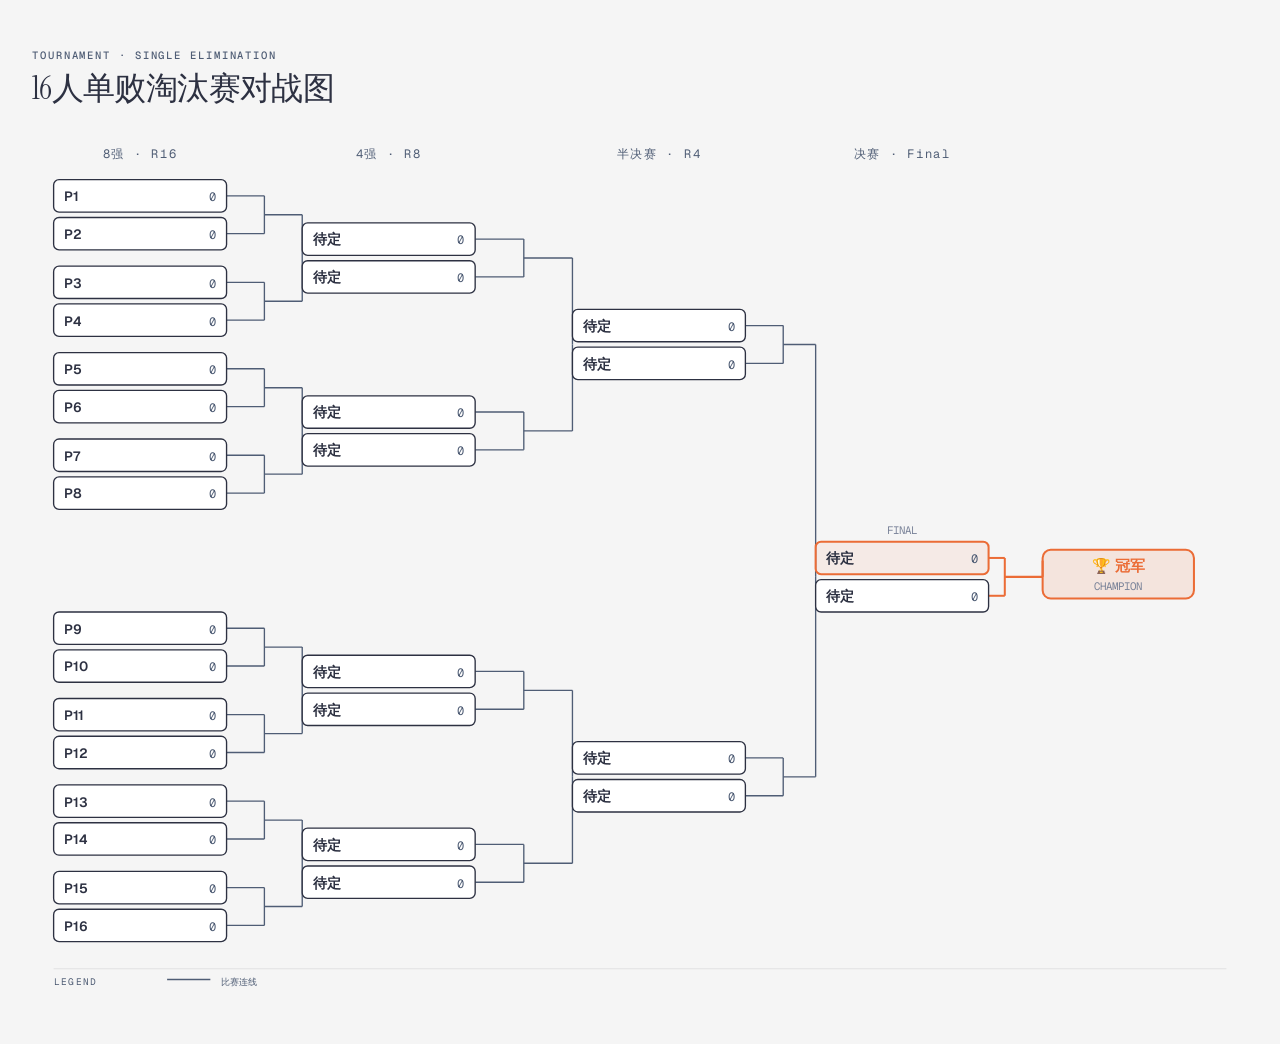
<file: docs/diagrams/elimination-16-bracket.html>
<!DOCTYPE html>
<html lang="zh-CN">
<head>
  <meta charset="UTF-8">
  <meta name="viewport" content="width=device-width, initial-scale=1.0">
  <title>16人单败淘汰赛对战图</title>
  <link href="https://fonts.googleapis.com/css2?family=Instrument+Serif:ital@0;1&family=Geist:wght@400;500;600&family=Geist+Mono:wght@400;500;600&display=swap" rel="stylesheet">
  <style>
    *, *::before, *::after { box-sizing: border-box; margin: 0; padding: 0; }
    :root {
      --color-paper:   #f5f5f5;
      --color-ink:     #2d3142;
      --color-muted:   #4f5d75;
      --color-accent:  #eb6c36;
      --color-soft:    #7a8399;
      --color-rule:    rgba(45,49,66,0.12);
      --color-link:    #2e5aa8;
      --font-sans:     'Geist', system-ui, sans-serif;
      --font-serif:    'Instrument Serif', serif;
      --font-mono:     'Geist Mono', ui-monospace, monospace;
    }

    body {
      font-family: var(--font-sans);
      background: var(--color-paper);
      color: var(--color-ink);
      min-height: 100vh;
      display: flex;
      align-items: center;
      justify-content: center;
      padding: 3rem 2rem;
    }

    .frame { max-width: 1400px; width: 100%; }

    .eyebrow {
      font-family: var(--font-mono);
      font-size: 0.66rem;
      font-weight: 500;
      letter-spacing: 0.18em;
      text-transform: uppercase;
      color: var(--color-muted);
      margin-bottom: 0.5rem;
    }

    h1 {
      font-family: var(--font-serif);
      font-size: clamp(1.5rem, 2.4vw + 0.75rem, 2rem);
      font-weight: 400;
      letter-spacing: -0.02em;
      line-height: 1.15;
      color: var(--color-ink);
      margin-bottom: 1.5rem;
    }

    svg { width: 100%; min-width: 1100px; display: block; }
  </style>
</head>
<body>
  <div class="frame">
    <p class="eyebrow">Tournament · Single Elimination</p>
    <h1>16人单败淘汰赛对战图</h1>

    <svg viewBox="0 0 900 640" xmlns="http://www.w3.org/2000/svg">
      <rect width="100%" height="100%" fill="#f5f5f5"/>

      <!--
        布局计算（完全对称）:
        卡片: W=128, H=24, GAP=8
        Match高度: 24+8+24 = 56
        Match间距: 64px (match高度56 + 8px间隔)
        Match中心 = y + 12

        R16 (8场, 间距64):
          上半区: M1=36, M2=100, M3=164, M4=228
          下半区: M5=356, M6=420, M7=484, M8=548
          中心: 48, 112, 176, 240 | 368, 432, 496, 560

        R8 (4场, 各居中于两场R16之间):
          QF1中心=(48+112)/2=80  → y=68
          QF2中心=(176+240)/2=208 → y=196
          QF3中心=(368+432)/2=400 → y=388
          QF4中心=(496+560)/2=528 → y=516

        R4 (2场, 各居中于两场R8之间):
          SF1中心=(80+208)/2=144 → y=132
          SF2中心=(400+528)/2=464 → y=452

        Final (居中于两场R4之间):
          Final中心=(144+464)/2=304 → y=292

        连线X坐标:
          R16右=144, R16→R8中线=168, R8左=200
          R8右=328, R8→R4中线=364, R4左=400
          R4右=528, R4→Final中线=556, Final左=580
      -->

      <!-- ========== 列标签 ========== -->
      <text x="80" y="20" fill="#4f5d75" font-size="9" font-family="'Geist Mono', monospace" text-anchor="middle" letter-spacing="0.14em">8强 · R16</text>
      <text x="264" y="20" fill="#4f5d75" font-size="9" font-family="'Geist Mono', monospace" text-anchor="middle" letter-spacing="0.14em">4强 · R8</text>
      <text x="464" y="20" fill="#4f5d75" font-size="9" font-family="'Geist Mono', monospace" text-anchor="middle" letter-spacing="0.14em">半决赛 · R4</text>
      <text x="644" y="20" fill="#4f5d75" font-size="9" font-family="'Geist Mono', monospace" text-anchor="middle" letter-spacing="0.14em">决赛 · Final</text>

      <!-- ========== 连线（先画）========== -->
      <!--
        连线模式（完全对称）:
        1. 卡片1右侧中心 → 水平到合并X
        2. 卡片2右侧中心 → 水平到合并X
        3. 合并X处垂直线连接两张卡片
        4. 从合并X的中点(centerY) → 直接指向目标卡片槽位左侧中心

        目标卡片槽位中心 = (targetCard1Y + targetCard2Y) / 2 + 12
      -->

      <!-- R16 → R8 -->
      <!-- M1: 卡片1(48)+卡片2(76) → 合并中心(62) → QF1中心(82) -->
      <line x1="144" y1="48" x2="172" y2="48" stroke="#4f5d75" stroke-width="1"/>
      <line x1="144" y1="76" x2="172" y2="76" stroke="#4f5d75" stroke-width="1"/>
      <line x1="172" y1="48" x2="172" y2="76" stroke="#4f5d75" stroke-width="1"/>
      <line x1="172" y1="62" x2="200" y2="62" stroke="#4f5d75" stroke-width="1"/>
      <line x1="200" y1="62" x2="200" y2="82" stroke="#4f5d75" stroke-width="1"/>

      <!-- M2: 卡片1(112)+卡片2(140) → 合并中心(126) → QF1中心(82) -->
      <line x1="144" y1="112" x2="172" y2="112" stroke="#4f5d75" stroke-width="1"/>
      <line x1="144" y1="140" x2="172" y2="140" stroke="#4f5d75" stroke-width="1"/>
      <line x1="172" y1="112" x2="172" y2="140" stroke="#4f5d75" stroke-width="1"/>
      <line x1="172" y1="126" x2="200" y2="126" stroke="#4f5d75" stroke-width="1"/>
      <line x1="200" y1="126" x2="200" y2="82" stroke="#4f5d75" stroke-width="1"/>

      <!-- M3: 卡片1(176)+卡片2(204) → 合并中心(190) → QF2中心(210) -->
      <line x1="144" y1="176" x2="172" y2="176" stroke="#4f5d75" stroke-width="1"/>
      <line x1="144" y1="204" x2="172" y2="204" stroke="#4f5d75" stroke-width="1"/>
      <line x1="172" y1="176" x2="172" y2="204" stroke="#4f5d75" stroke-width="1"/>
      <line x1="172" y1="190" x2="200" y2="190" stroke="#4f5d75" stroke-width="1"/>
      <line x1="200" y1="190" x2="200" y2="210" stroke="#4f5d75" stroke-width="1"/>

      <!-- M4: 卡片1(240)+卡片2(268) → 合并中心(254) → QF2中心(210) -->
      <line x1="144" y1="240" x2="172" y2="240" stroke="#4f5d75" stroke-width="1"/>
      <line x1="144" y1="268" x2="172" y2="268" stroke="#4f5d75" stroke-width="1"/>
      <line x1="172" y1="240" x2="172" y2="268" stroke="#4f5d75" stroke-width="1"/>
      <line x1="172" y1="254" x2="200" y2="254" stroke="#4f5d75" stroke-width="1"/>
      <line x1="200" y1="254" x2="200" y2="210" stroke="#4f5d75" stroke-width="1"/>

      <!-- M5: 卡片1(368)+卡片2(396) → 合并中心(382) → QF3中心(402) -->
      <line x1="144" y1="368" x2="172" y2="368" stroke="#4f5d75" stroke-width="1"/>
      <line x1="144" y1="396" x2="172" y2="396" stroke="#4f5d75" stroke-width="1"/>
      <line x1="172" y1="368" x2="172" y2="396" stroke="#4f5d75" stroke-width="1"/>
      <line x1="172" y1="382" x2="200" y2="382" stroke="#4f5d75" stroke-width="1"/>
      <line x1="200" y1="382" x2="200" y2="402" stroke="#4f5d75" stroke-width="1"/>

      <!-- M6: 卡片1(432)+卡片2(460) → 合并中心(446) → QF3中心(402) -->
      <line x1="144" y1="432" x2="172" y2="432" stroke="#4f5d75" stroke-width="1"/>
      <line x1="144" y1="460" x2="172" y2="460" stroke="#4f5d75" stroke-width="1"/>
      <line x1="172" y1="432" x2="172" y2="460" stroke="#4f5d75" stroke-width="1"/>
      <line x1="172" y1="446" x2="200" y2="446" stroke="#4f5d75" stroke-width="1"/>
      <line x1="200" y1="446" x2="200" y2="402" stroke="#4f5d75" stroke-width="1"/>

      <!-- M7: 卡片1(496)+卡片2(524) → 合并中心(510) → QF4中心(530) -->
      <line x1="144" y1="496" x2="172" y2="496" stroke="#4f5d75" stroke-width="1"/>
      <line x1="144" y1="524" x2="172" y2="524" stroke="#4f5d75" stroke-width="1"/>
      <line x1="172" y1="496" x2="172" y2="524" stroke="#4f5d75" stroke-width="1"/>
      <line x1="172" y1="510" x2="200" y2="510" stroke="#4f5d75" stroke-width="1"/>
      <line x1="200" y1="510" x2="200" y2="530" stroke="#4f5d75" stroke-width="1"/>

      <!-- M8: 卡片1(560)+卡片2(588) → 合并中心(574) → QF4中心(530) -->
      <line x1="144" y1="560" x2="172" y2="560" stroke="#4f5d75" stroke-width="1"/>
      <line x1="144" y1="588" x2="172" y2="588" stroke="#4f5d75" stroke-width="1"/>
      <line x1="172" y1="560" x2="172" y2="588" stroke="#4f5d75" stroke-width="1"/>
      <line x1="172" y1="574" x2="200" y2="574" stroke="#4f5d75" stroke-width="1"/>
      <line x1="200" y1="574" x2="200" y2="530" stroke="#4f5d75" stroke-width="1"/>

      <!-- R8 → R4 -->
      <!-- QF1: 卡片1(80)+卡片2(108) → 合并(94) → SF1中心(158) -->
      <line x1="328" y1="80" x2="364" y2="80" stroke="#4f5d75" stroke-width="1"/>
      <line x1="328" y1="108" x2="364" y2="108" stroke="#4f5d75" stroke-width="1"/>
      <line x1="364" y1="80" x2="364" y2="108" stroke="#4f5d75" stroke-width="1"/>
      <line x1="364" y1="94" x2="400" y2="94" stroke="#4f5d75" stroke-width="1"/>
      <line x1="400" y1="94" x2="400" y2="158" stroke="#4f5d75" stroke-width="1"/>

      <!-- QF2: 卡片1(208)+卡片2(236) → 合并(222) → SF1中心(158) -->
      <line x1="328" y1="208" x2="364" y2="208" stroke="#4f5d75" stroke-width="1"/>
      <line x1="328" y1="236" x2="364" y2="236" stroke="#4f5d75" stroke-width="1"/>
      <line x1="364" y1="208" x2="364" y2="236" stroke="#4f5d75" stroke-width="1"/>
      <line x1="364" y1="222" x2="400" y2="222" stroke="#4f5d75" stroke-width="1"/>
      <line x1="400" y1="222" x2="400" y2="158" stroke="#4f5d75" stroke-width="1"/>

      <!-- QF3: 卡片1(400)+卡片2(428) → 合并(414) → SF2中心(478) -->
      <line x1="328" y1="400" x2="364" y2="400" stroke="#4f5d75" stroke-width="1"/>
      <line x1="328" y1="428" x2="364" y2="428" stroke="#4f5d75" stroke-width="1"/>
      <line x1="364" y1="400" x2="364" y2="428" stroke="#4f5d75" stroke-width="1"/>
      <line x1="364" y1="414" x2="400" y2="414" stroke="#4f5d75" stroke-width="1"/>
      <line x1="400" y1="414" x2="400" y2="478" stroke="#4f5d75" stroke-width="1"/>

      <!-- QF4: 卡片1(528)+卡片2(556) → 合并(542) → SF2中心(478) -->
      <line x1="328" y1="528" x2="364" y2="528" stroke="#4f5d75" stroke-width="1"/>
      <line x1="328" y1="556" x2="364" y2="556" stroke="#4f5d75" stroke-width="1"/>
      <line x1="364" y1="528" x2="364" y2="556" stroke="#4f5d75" stroke-width="1"/>
      <line x1="364" y1="542" x2="400" y2="542" stroke="#4f5d75" stroke-width="1"/>
      <line x1="400" y1="542" x2="400" y2="478" stroke="#4f5d75" stroke-width="1"/>

      <!-- R4 → Final（与R8→R4相同的左侧规则）-->
      <!-- SF1: 卡片1(144)+卡片2(172) → 合并(158) → Final左(580) → Final中心(330) -->
      <line x1="528" y1="144" x2="556" y2="144" stroke="#4f5d75" stroke-width="1"/>
      <line x1="528" y1="172" x2="556" y2="172" stroke="#4f5d75" stroke-width="1"/>
      <line x1="556" y1="144" x2="556" y2="172" stroke="#4f5d75" stroke-width="1"/>
      <line x1="556" y1="158" x2="580" y2="158" stroke="#4f5d75" stroke-width="1"/>
      <line x1="580" y1="158" x2="580" y2="330" stroke="#4f5d75" stroke-width="1"/>

      <!-- SF2: 卡片1(464)+卡片2(492) → 合并(478) → Final左(580) → Final中心(330) -->
      <line x1="528" y1="464" x2="556" y2="464" stroke="#4f5d75" stroke-width="1"/>
      <line x1="528" y1="492" x2="556" y2="492" stroke="#4f5d75" stroke-width="1"/>
      <line x1="556" y1="464" x2="556" y2="492" stroke="#4f5d75" stroke-width="1"/>
      <line x1="556" y1="478" x2="580" y2="478" stroke="#4f5d75" stroke-width="1"/>
      <line x1="580" y1="478" x2="580" y2="330" stroke="#4f5d75" stroke-width="1"/>

      <!-- Final → Champion -->
      <!-- Final: 卡片1(316)+卡片2(344) → 合并(330) → Champion中心(318) -->
      <line x1="708" y1="316" x2="720" y2="316" stroke="#eb6c36" stroke-width="1.5"/>
      <line x1="708" y1="344" x2="720" y2="344" stroke="#eb6c36" stroke-width="1.5"/>
      <line x1="720" y1="316" x2="720" y2="344" stroke="#eb6c36" stroke-width="1.5"/>
      <line x1="720" y1="330" x2="748" y2="330" stroke="#eb6c36" stroke-width="1.5"/>
      <line x1="748" y1="330" x2="748" y2="318" stroke="#eb6c36" stroke-width="1.5"/>

      <!-- ========== 节点 ========== -->

      <!-- R16 上半区 -->
      <!-- Match 1 -->
      <rect x="16" y="36" width="128" height="24" rx="4" fill="#ffffff" stroke="#2d3142" stroke-width="1"/>
      <text x="24" y="52" fill="#2d3142" font-size="10" font-weight="600" font-family="'Geist', sans-serif">P1</text>
      <text x="136" y="52" fill="#4f5d75" font-size="9" font-family="'Geist Mono', monospace" text-anchor="end">0</text>
      <rect x="16" y="64" width="128" height="24" rx="4" fill="#ffffff" stroke="#2d3142" stroke-width="1"/>
      <text x="24" y="80" fill="#2d3142" font-size="10" font-weight="600" font-family="'Geist', sans-serif">P2</text>
      <text x="136" y="80" fill="#4f5d75" font-size="9" font-family="'Geist Mono', monospace" text-anchor="end">0</text>

      <!-- Match 2 -->
      <rect x="16" y="100" width="128" height="24" rx="4" fill="#ffffff" stroke="#2d3142" stroke-width="1"/>
      <text x="24" y="116" fill="#2d3142" font-size="10" font-weight="600" font-family="'Geist', sans-serif">P3</text>
      <text x="136" y="116" fill="#4f5d75" font-size="9" font-family="'Geist Mono', monospace" text-anchor="end">0</text>
      <rect x="16" y="128" width="128" height="24" rx="4" fill="#ffffff" stroke="#2d3142" stroke-width="1"/>
      <text x="24" y="144" fill="#2d3142" font-size="10" font-weight="600" font-family="'Geist', sans-serif">P4</text>
      <text x="136" y="144" fill="#4f5d75" font-size="9" font-family="'Geist Mono', monospace" text-anchor="end">0</text>

      <!-- Match 3 -->
      <rect x="16" y="164" width="128" height="24" rx="4" fill="#ffffff" stroke="#2d3142" stroke-width="1"/>
      <text x="24" y="180" fill="#2d3142" font-size="10" font-weight="600" font-family="'Geist', sans-serif">P5</text>
      <text x="136" y="180" fill="#4f5d75" font-size="9" font-family="'Geist Mono', monospace" text-anchor="end">0</text>
      <rect x="16" y="192" width="128" height="24" rx="4" fill="#ffffff" stroke="#2d3142" stroke-width="1"/>
      <text x="24" y="208" fill="#2d3142" font-size="10" font-weight="600" font-family="'Geist', sans-serif">P6</text>
      <text x="136" y="208" fill="#4f5d75" font-size="9" font-family="'Geist Mono', monospace" text-anchor="end">0</text>

      <!-- Match 4 -->
      <rect x="16" y="228" width="128" height="24" rx="4" fill="#ffffff" stroke="#2d3142" stroke-width="1"/>
      <text x="24" y="244" fill="#2d3142" font-size="10" font-weight="600" font-family="'Geist', sans-serif">P7</text>
      <text x="136" y="244" fill="#4f5d75" font-size="9" font-family="'Geist Mono', monospace" text-anchor="end">0</text>
      <rect x="16" y="256" width="128" height="24" rx="4" fill="#ffffff" stroke="#2d3142" stroke-width="1"/>
      <text x="24" y="272" fill="#2d3142" font-size="10" font-weight="600" font-family="'Geist', sans-serif">P8</text>
      <text x="136" y="272" fill="#4f5d75" font-size="9" font-family="'Geist Mono', monospace" text-anchor="end">0</text>

      <!-- R16 下半区 -->
      <!-- Match 5 -->
      <rect x="16" y="356" width="128" height="24" rx="4" fill="#ffffff" stroke="#2d3142" stroke-width="1"/>
      <text x="24" y="372" fill="#2d3142" font-size="10" font-weight="600" font-family="'Geist', sans-serif">P9</text>
      <text x="136" y="372" fill="#4f5d75" font-size="9" font-family="'Geist Mono', monospace" text-anchor="end">0</text>
      <rect x="16" y="384" width="128" height="24" rx="4" fill="#ffffff" stroke="#2d3142" stroke-width="1"/>
      <text x="24" y="400" fill="#2d3142" font-size="10" font-weight="600" font-family="'Geist', sans-serif">P10</text>
      <text x="136" y="400" fill="#4f5d75" font-size="9" font-family="'Geist Mono', monospace" text-anchor="end">0</text>

      <!-- Match 6 -->
      <rect x="16" y="420" width="128" height="24" rx="4" fill="#ffffff" stroke="#2d3142" stroke-width="1"/>
      <text x="24" y="436" fill="#2d3142" font-size="10" font-weight="600" font-family="'Geist', sans-serif">P11</text>
      <text x="136" y="436" fill="#4f5d75" font-size="9" font-family="'Geist Mono', monospace" text-anchor="end">0</text>
      <rect x="16" y="448" width="128" height="24" rx="4" fill="#ffffff" stroke="#2d3142" stroke-width="1"/>
      <text x="24" y="464" fill="#2d3142" font-size="10" font-weight="600" font-family="'Geist', sans-serif">P12</text>
      <text x="136" y="464" fill="#4f5d75" font-size="9" font-family="'Geist Mono', monospace" text-anchor="end">0</text>

      <!-- Match 7 -->
      <rect x="16" y="484" width="128" height="24" rx="4" fill="#ffffff" stroke="#2d3142" stroke-width="1"/>
      <text x="24" y="500" fill="#2d3142" font-size="10" font-weight="600" font-family="'Geist', sans-serif">P13</text>
      <text x="136" y="500" fill="#4f5d75" font-size="9" font-family="'Geist Mono', monospace" text-anchor="end">0</text>
      <rect x="16" y="512" width="128" height="24" rx="4" fill="#ffffff" stroke="#2d3142" stroke-width="1"/>
      <text x="24" y="528" fill="#2d3142" font-size="10" font-weight="600" font-family="'Geist', sans-serif">P14</text>
      <text x="136" y="528" fill="#4f5d75" font-size="9" font-family="'Geist Mono', monospace" text-anchor="end">0</text>

      <!-- Match 8 -->
      <rect x="16" y="548" width="128" height="24" rx="4" fill="#ffffff" stroke="#2d3142" stroke-width="1"/>
      <text x="24" y="564" fill="#2d3142" font-size="10" font-weight="600" font-family="'Geist', sans-serif">P15</text>
      <text x="136" y="564" fill="#4f5d75" font-size="9" font-family="'Geist Mono', monospace" text-anchor="end">0</text>
      <rect x="16" y="576" width="128" height="24" rx="4" fill="#ffffff" stroke="#2d3142" stroke-width="1"/>
      <text x="24" y="592" fill="#2d3142" font-size="10" font-weight="600" font-family="'Geist', sans-serif">P16</text>
      <text x="136" y="592" fill="#4f5d75" font-size="9" font-family="'Geist Mono', monospace" text-anchor="end">0</text>

      <!-- R8 -->
      <!-- QF1 -->
      <rect x="200" y="68" width="128" height="24" rx="4" fill="#ffffff" stroke="#2d3142" stroke-width="1"/>
      <text x="208" y="84" fill="#2d3142" font-size="10" font-weight="600" font-family="'Geist', sans-serif">待定</text>
      <text x="320" y="84" fill="#4f5d75" font-size="9" font-family="'Geist Mono', monospace" text-anchor="end">0</text>
      <rect x="200" y="96" width="128" height="24" rx="4" fill="#ffffff" stroke="#2d3142" stroke-width="1"/>
      <text x="208" y="112" fill="#2d3142" font-size="10" font-weight="600" font-family="'Geist', sans-serif">待定</text>
      <text x="320" y="112" fill="#4f5d75" font-size="9" font-family="'Geist Mono', monospace" text-anchor="end">0</text>

      <!-- QF2 -->
      <rect x="200" y="196" width="128" height="24" rx="4" fill="#ffffff" stroke="#2d3142" stroke-width="1"/>
      <text x="208" y="212" fill="#2d3142" font-size="10" font-weight="600" font-family="'Geist', sans-serif">待定</text>
      <text x="320" y="212" fill="#4f5d75" font-size="9" font-family="'Geist Mono', monospace" text-anchor="end">0</text>
      <rect x="200" y="224" width="128" height="24" rx="4" fill="#ffffff" stroke="#2d3142" stroke-width="1"/>
      <text x="208" y="240" fill="#2d3142" font-size="10" font-weight="600" font-family="'Geist', sans-serif">待定</text>
      <text x="320" y="240" fill="#4f5d75" font-size="9" font-family="'Geist Mono', monospace" text-anchor="end">0</text>

      <!-- QF3 -->
      <rect x="200" y="388" width="128" height="24" rx="4" fill="#ffffff" stroke="#2d3142" stroke-width="1"/>
      <text x="208" y="404" fill="#2d3142" font-size="10" font-weight="600" font-family="'Geist', sans-serif">待定</text>
      <text x="320" y="404" fill="#4f5d75" font-size="9" font-family="'Geist Mono', monospace" text-anchor="end">0</text>
      <rect x="200" y="416" width="128" height="24" rx="4" fill="#ffffff" stroke="#2d3142" stroke-width="1"/>
      <text x="208" y="432" fill="#2d3142" font-size="10" font-weight="600" font-family="'Geist', sans-serif">待定</text>
      <text x="320" y="432" fill="#4f5d75" font-size="9" font-family="'Geist Mono', monospace" text-anchor="end">0</text>

      <!-- QF4 -->
      <rect x="200" y="516" width="128" height="24" rx="4" fill="#ffffff" stroke="#2d3142" stroke-width="1"/>
      <text x="208" y="532" fill="#2d3142" font-size="10" font-weight="600" font-family="'Geist', sans-serif">待定</text>
      <text x="320" y="532" fill="#4f5d75" font-size="9" font-family="'Geist Mono', monospace" text-anchor="end">0</text>
      <rect x="200" y="544" width="128" height="24" rx="4" fill="#ffffff" stroke="#2d3142" stroke-width="1"/>
      <text x="208" y="560" fill="#2d3142" font-size="10" font-weight="600" font-family="'Geist', sans-serif">待定</text>
      <text x="320" y="560" fill="#4f5d75" font-size="9" font-family="'Geist Mono', monospace" text-anchor="end">0</text>

      <!-- R4 -->
      <!-- SF1 -->
      <rect x="400" y="132" width="128" height="24" rx="4" fill="#ffffff" stroke="#2d3142" stroke-width="1"/>
      <text x="408" y="148" fill="#2d3142" font-size="10" font-weight="600" font-family="'Geist', sans-serif">待定</text>
      <text x="520" y="148" fill="#4f5d75" font-size="9" font-family="'Geist Mono', monospace" text-anchor="end">0</text>
      <rect x="400" y="160" width="128" height="24" rx="4" fill="#ffffff" stroke="#2d3142" stroke-width="1"/>
      <text x="408" y="176" fill="#2d3142" font-size="10" font-weight="600" font-family="'Geist', sans-serif">待定</text>
      <text x="520" y="176" fill="#4f5d75" font-size="9" font-family="'Geist Mono', monospace" text-anchor="end">0</text>

      <!-- SF2 -->
      <rect x="400" y="452" width="128" height="24" rx="4" fill="#ffffff" stroke="#2d3142" stroke-width="1"/>
      <text x="408" y="468" fill="#2d3142" font-size="10" font-weight="600" font-family="'Geist', sans-serif">待定</text>
      <text x="520" y="468" fill="#4f5d75" font-size="9" font-family="'Geist Mono', monospace" text-anchor="end">0</text>
      <rect x="400" y="480" width="128" height="24" rx="4" fill="#ffffff" stroke="#2d3142" stroke-width="1"/>
      <text x="408" y="496" fill="#2d3142" font-size="10" font-weight="600" font-family="'Geist', sans-serif">待定</text>
      <text x="520" y="496" fill="#4f5d75" font-size="9" font-family="'Geist Mono', monospace" text-anchor="end">0</text>

      <!-- Final -->
      <rect x="580" y="304" width="128" height="24" rx="4" fill="rgba(235,108,54,0.08)" stroke="#eb6c36" stroke-width="1.5"/>
      <text x="588" y="320" fill="#2d3142" font-size="10" font-weight="600" font-family="'Geist', sans-serif">待定</text>
      <text x="700" y="320" fill="#4f5d75" font-size="9" font-family="'Geist Mono', monospace" text-anchor="end">0</text>
      <rect x="580" y="332" width="128" height="24" rx="4" fill="#ffffff" stroke="#2d3142" stroke-width="1"/>
      <text x="588" y="348" fill="#2d3142" font-size="10" font-weight="600" font-family="'Geist', sans-serif">待定</text>
      <text x="700" y="348" fill="#4f5d75" font-size="9" font-family="'Geist Mono', monospace" text-anchor="end">0</text>

      <text x="644" y="298" fill="#7a8399" font-size="8" font-family="'Geist Mono', monospace" text-anchor="middle">FINAL</text>

      <!-- 冠军 -->
      <rect x="748" y="310" width="112" height="36" rx="6" fill="rgba(235,108,54,0.12)" stroke="#eb6c36" stroke-width="1.5"/>
      <text x="804" y="326" fill="#eb6c36" font-size="11" font-weight="600" font-family="'Geist', sans-serif" text-anchor="middle">🏆 冠军</text>
      <text x="804" y="340" fill="#7a8399" font-size="8" font-family="'Geist Mono', monospace" text-anchor="middle">CHAMPION</text>

      <!-- 图例 -->
      <line x1="16" y1="620" x2="884" y2="620" stroke="rgba(45,49,66,0.10)" stroke-width="0.8"/>
      <text x="16" y="632" fill="#4f5d75" font-size="7" font-family="'Geist Mono', monospace" letter-spacing="0.14em">LEGEND</text>
      <line x1="100" y1="628" x2="132" y2="628" stroke="#4f5d75" stroke-width="1"/>
      <text x="140" y="632" fill="#4f5d75" font-size="7" font-family="'Geist Mono', monospace">比赛连线</text>

    </svg>
  </div>
</body>
</html>
</file>
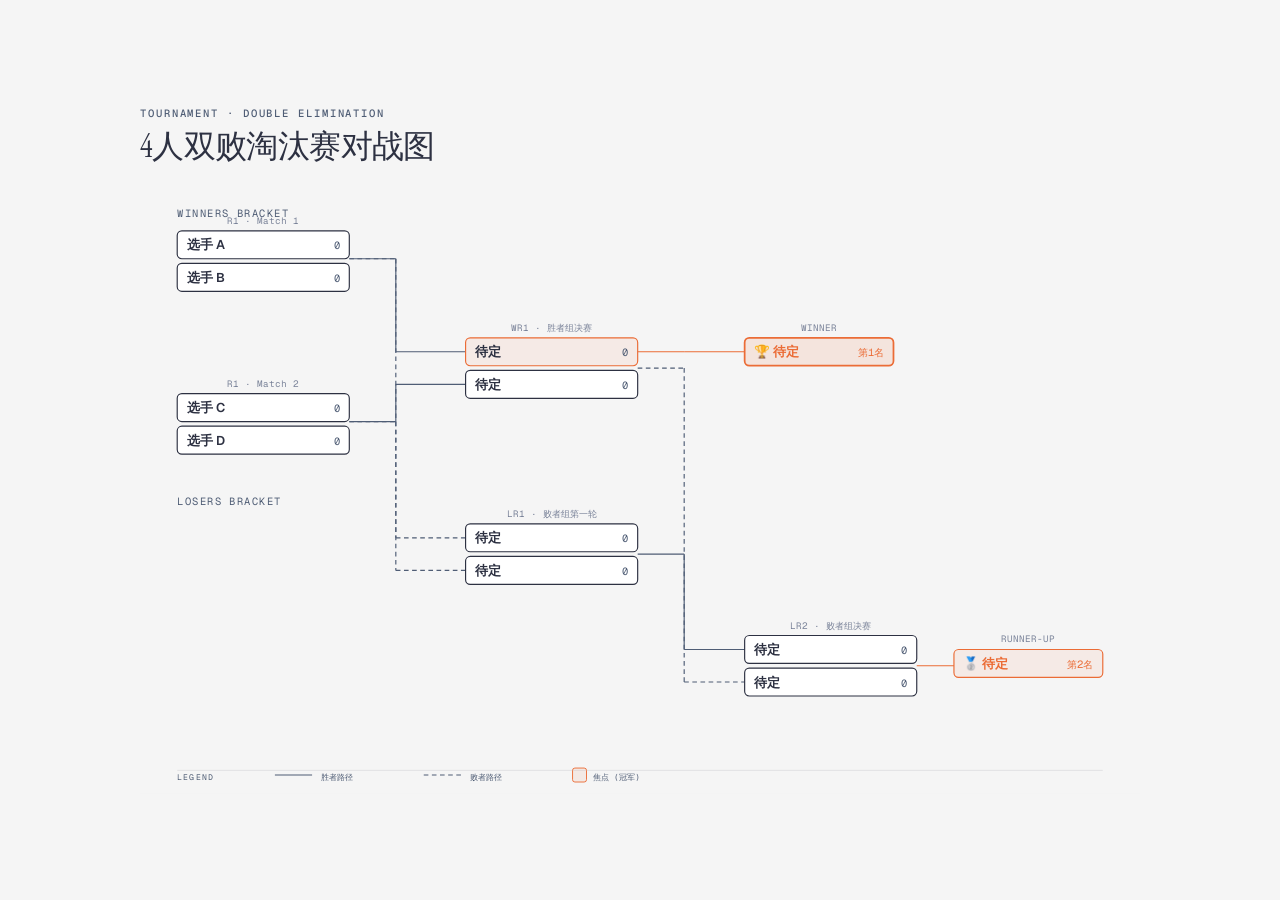
<file: docs/diagrams/group-stage1-double-elimination.html>
<!DOCTYPE html>
<html lang="zh-CN">
<head>
  <meta charset="UTF-8">
  <meta name="viewport" content="width=device-width, initial-scale=1.0">
  <title>4人双败淘汰赛对战图</title>
  <link href="https://fonts.googleapis.com/css2?family=Instrument+Serif:ital@0;1&family=Geist:wght@400;500;600&family=Geist+Mono:wght@400;500;600&display=swap" rel="stylesheet">
  <style>
    *, *::before, *::after { box-sizing: border-box; margin: 0; padding: 0; }
    :root {
      --color-paper:   #f5f5f5;
      --color-ink:     #2d3142;
      --color-muted:   #4f5d75;
      --color-accent:  #eb6c36;
      --color-soft:    #7a8399;
      --color-rule:    rgba(45,49,66,0.12);
      --color-link:    #2e5aa8;
      --font-sans:     'Geist', system-ui, sans-serif;
      --font-serif:    'Instrument Serif', serif;
      --font-mono:     'Geist Mono', ui-monospace, monospace;
    }

    body {
      font-family: var(--font-sans);
      background: var(--color-paper);
      color: var(--color-ink);
      min-height: 100vh;
      display: flex;
      align-items: center;
      justify-content: center;
      padding: 3rem 2rem;
    }

    .frame { max-width: 1000px; width: 100%; }

    .eyebrow {
      font-family: var(--font-mono);
      font-size: 0.66rem;
      font-weight: 500;
      letter-spacing: 0.18em;
      text-transform: uppercase;
      color: var(--color-muted);
      margin-bottom: 0.5rem;
    }

    h1 {
      font-family: var(--font-serif);
      font-size: clamp(1.5rem, 2.4vw + 0.75rem, 2rem);
      font-weight: 400;
      letter-spacing: -0.02em;
      line-height: 1.15;
      color: var(--color-ink);
      margin-bottom: 1.5rem;
    }

    svg { width: 100%; min-width: 860px; display: block; }
  </style>
</head>
<body>
  <div class="frame">
    <p class="eyebrow">Tournament · Double Elimination</p>
    <h1>4人双败淘汰赛对战图</h1>

    <svg viewBox="0 0 860 520" xmlns="http://www.w3.org/2000/svg">
      <rect width="100%" height="100%" fill="#f5f5f5"/>

      <!-- ========== 布局常量 ==========
           列:  R1_X=32   WR1/LR1_X=280   LR2_X=520   RESULT_X=700
           卡片: W=148, H=24, GAP=8
           行间距: 64px (H+GAP+H+GAP = 24+8+24+8=64, 取80为match间距)
      -->

      <!-- ========== 连线（先画，z-order在节点下方）========== -->

      <!-- R1[0] 胜者 → WR1 上槽 -->
      <!-- 路径: 卡片右侧 → 水平40px → 垂直对齐 → 水平到目标 -->
      <line x1="180" y1="60" x2="220" y2="60" stroke="#4f5d75" stroke-width="1"/>
      <line x1="220" y1="60" x2="220" y2="140" stroke="#4f5d75" stroke-width="1"/>
      <line x1="220" y1="140" x2="280" y2="140" stroke="#4f5d75" stroke-width="1"/>

      <!-- R1[0] 败者 → LR1 上槽 -->
      <line x1="180" y1="60" x2="220" y2="60" stroke="#4f5d75" stroke-width="1" stroke-dasharray="4,3"/>
      <line x1="220" y1="60" x2="220" y2="300" stroke="#4f5d75" stroke-width="1" stroke-dasharray="4,3"/>
      <line x1="220" y1="300" x2="280" y2="300" stroke="#4f5d75" stroke-width="1" stroke-dasharray="4,3"/>

      <!-- R1[1] 胜者 → WR1 下槽 -->
      <line x1="180" y1="200" x2="220" y2="200" stroke="#4f5d75" stroke-width="1"/>
      <line x1="220" y1="200" x2="220" y2="168" stroke="#4f5d75" stroke-width="1"/>
      <line x1="220" y1="168" x2="280" y2="168" stroke="#4f5d75" stroke-width="1"/>

      <!-- R1[1] 败者 → LR1 下槽 -->
      <line x1="180" y1="200" x2="220" y2="200" stroke="#4f5d75" stroke-width="1" stroke-dasharray="4,3"/>
      <line x1="220" y1="200" x2="220" y2="328" stroke="#4f5d75" stroke-width="1" stroke-dasharray="4,3"/>
      <line x1="220" y1="328" x2="280" y2="328" stroke="#4f5d75" stroke-width="1" stroke-dasharray="4,3"/>

      <!-- LR1 胜者 → LR2 上槽 -->
      <line x1="428" y1="314" x2="468" y2="314" stroke="#4f5d75" stroke-width="1"/>
      <line x1="468" y1="314" x2="468" y2="396" stroke="#4f5d75" stroke-width="1"/>
      <line x1="468" y1="396" x2="520" y2="396" stroke="#4f5d75" stroke-width="1"/>

      <!-- WR1 败者 → LR2 下槽 -->
      <line x1="428" y1="154" x2="468" y2="154" stroke="#4f5d75" stroke-width="1" stroke-dasharray="4,3"/>
      <line x1="468" y1="154" x2="468" y2="424" stroke="#4f5d75" stroke-width="1" stroke-dasharray="4,3"/>
      <line x1="468" y1="424" x2="520" y2="424" stroke="#4f5d75" stroke-width="1" stroke-dasharray="4,3"/>

      <!-- ========== 节点 ========== -->

      <!-- 胜者组标签 -->
      <text x="32" y="24" fill="#4f5d75" font-size="9" font-family="'Geist Mono', monospace" letter-spacing="0.14em">WINNERS BRACKET</text>

      <!-- R1[0]: A vs B -->
      <rect x="32" y="36" width="148" height="24" rx="4" fill="#ffffff" stroke="#2d3142" stroke-width="1"/>
      <text x="40" y="52" fill="#2d3142" font-size="11" font-weight="600" font-family="'Geist', sans-serif">选手 A</text>
      <text x="172" y="52" fill="#4f5d75" font-size="9" font-family="'Geist Mono', monospace" text-anchor="end">0</text>

      <rect x="32" y="64" width="148" height="24" rx="4" fill="#ffffff" stroke="#2d3142" stroke-width="1"/>
      <text x="40" y="80" fill="#2d3142" font-size="11" font-weight="600" font-family="'Geist', sans-serif">选手 B</text>
      <text x="172" y="80" fill="#4f5d75" font-size="9" font-family="'Geist Mono', monospace" text-anchor="end">0</text>

      <text x="106" y="30" fill="#7a8399" font-size="8" font-family="'Geist Mono', monospace" text-anchor="middle">R1 · Match 1</text>

      <!-- R1[1]: C vs D -->
      <rect x="32" y="176" width="148" height="24" rx="4" fill="#ffffff" stroke="#2d3142" stroke-width="1"/>
      <text x="40" y="192" fill="#2d3142" font-size="11" font-weight="600" font-family="'Geist', sans-serif">选手 C</text>
      <text x="172" y="192" fill="#4f5d75" font-size="9" font-family="'Geist Mono', monospace" text-anchor="end">0</text>

      <rect x="32" y="204" width="148" height="24" rx="4" fill="#ffffff" stroke="#2d3142" stroke-width="1"/>
      <text x="40" y="220" fill="#2d3142" font-size="11" font-weight="600" font-family="'Geist', sans-serif">选手 D</text>
      <text x="172" y="220" fill="#4f5d75" font-size="9" font-family="'Geist Mono', monospace" text-anchor="end">0</text>

      <text x="106" y="170" fill="#7a8399" font-size="8" font-family="'Geist Mono', monospace" text-anchor="middle">R1 · Match 2</text>

      <!-- WR1: 胜者组决赛 -->
      <rect x="280" y="128" width="148" height="24" rx="4" fill="rgba(235,108,54,0.08)" stroke="#eb6c36" stroke-width="1"/>
      <text x="288" y="144" fill="#2d3142" font-size="11" font-weight="600" font-family="'Geist', sans-serif">待定</text>
      <text x="420" y="144" fill="#4f5d75" font-size="9" font-family="'Geist Mono', monospace" text-anchor="end">0</text>

      <rect x="280" y="156" width="148" height="24" rx="4" fill="#ffffff" stroke="#2d3142" stroke-width="1"/>
      <text x="288" y="172" fill="#2d3142" font-size="11" font-weight="600" font-family="'Geist', sans-serif">待定</text>
      <text x="420" y="172" fill="#4f5d75" font-size="9" font-family="'Geist Mono', monospace" text-anchor="end">0</text>

      <text x="354" y="122" fill="#7a8399" font-size="8" font-family="'Geist Mono', monospace" text-anchor="middle">WR1 · 胜者组决赛</text>

      <!-- 败者组标签 -->
      <text x="32" y="272" fill="#4f5d75" font-size="9" font-family="'Geist Mono', monospace" letter-spacing="0.14em">LOSERS BRACKET</text>

      <!-- LR1: 败者组第一轮 -->
      <rect x="280" y="288" width="148" height="24" rx="4" fill="#ffffff" stroke="#2d3142" stroke-width="1"/>
      <text x="288" y="304" fill="#2d3142" font-size="11" font-weight="600" font-family="'Geist', sans-serif">待定</text>
      <text x="420" y="304" fill="#4f5d75" font-size="9" font-family="'Geist Mono', monospace" text-anchor="end">0</text>

      <rect x="280" y="316" width="148" height="24" rx="4" fill="#ffffff" stroke="#2d3142" stroke-width="1"/>
      <text x="288" y="332" fill="#2d3142" font-size="11" font-weight="600" font-family="'Geist', sans-serif">待定</text>
      <text x="420" y="332" fill="#4f5d75" font-size="9" font-family="'Geist Mono', monospace" text-anchor="end">0</text>

      <text x="354" y="282" fill="#7a8399" font-size="8" font-family="'Geist Mono', monospace" text-anchor="middle">LR1 · 败者组第一轮</text>

      <!-- LR2: 败者组决赛 -->
      <rect x="520" y="384" width="148" height="24" rx="4" fill="#ffffff" stroke="#2d3142" stroke-width="1"/>
      <text x="528" y="400" fill="#2d3142" font-size="11" font-weight="600" font-family="'Geist', sans-serif">待定</text>
      <text x="660" y="400" fill="#4f5d75" font-size="9" font-family="'Geist Mono', monospace" text-anchor="end">0</text>

      <rect x="520" y="412" width="148" height="24" rx="4" fill="#ffffff" stroke="#2d3142" stroke-width="1"/>
      <text x="528" y="428" fill="#2d3142" font-size="11" font-weight="600" font-family="'Geist', sans-serif">待定</text>
      <text x="660" y="428" fill="#4f5d75" font-size="9" font-family="'Geist Mono', monospace" text-anchor="end">0</text>

      <text x="594" y="378" fill="#7a8399" font-size="8" font-family="'Geist Mono', monospace" text-anchor="middle">LR2 · 败者组决赛</text>

      <!-- 第1名卡片槽位 -->
      <rect x="520" y="128" width="128" height="24" rx="4" fill="rgba(235,108,54,0.12)" stroke="#eb6c36" stroke-width="1.5"/>
      <text x="528" y="144" fill="#eb6c36" font-size="11" font-weight="600" font-family="'Geist', sans-serif">🏆 待定</text>
      <text x="640" y="144" fill="#eb6c36" font-size="9" font-family="'Geist Mono', monospace" text-anchor="end">第1名</text>
      <text x="584" y="122" fill="#7a8399" font-size="8" font-family="'Geist Mono', monospace" text-anchor="middle">WINNER</text>

      <!-- 第1名连线 -->
      <line x1="428" y1="140" x2="468" y2="140" stroke="#eb6c36" stroke-width="1"/>
      <line x1="468" y1="140" x2="468" y2="140" stroke="#eb6c36" stroke-width="1"/>
      <line x1="468" y1="140" x2="520" y2="140" stroke="#eb6c36" stroke-width="1"/>

      <!-- 第2名卡片槽位 -->
      <rect x="700" y="396" width="128" height="24" rx="4" fill="rgba(235,108,54,0.08)" stroke="#eb6c36" stroke-width="1"/>
      <text x="708" y="412" fill="#eb6c36" font-size="11" font-weight="600" font-family="'Geist', sans-serif">🥈 待定</text>
      <text x="820" y="412" fill="#eb6c36" font-size="9" font-family="'Geist Mono', monospace" text-anchor="end">第2名</text>
      <text x="764" y="390" fill="#7a8399" font-size="8" font-family="'Geist Mono', monospace" text-anchor="middle">RUNNER-UP</text>

      <!-- 第2名连线 -->
      <line x1="668" y1="410" x2="700" y2="410" stroke="#eb6c36" stroke-width="1"/>

      <!-- 图例 -->
      <line x1="32" y1="500" x2="828" y2="500" stroke="rgba(45,49,66,0.10)" stroke-width="0.8"/>
      <text x="32" y="508" fill="#4f5d75" font-size="7" font-family="'Geist Mono', monospace" letter-spacing="0.14em">LEGEND</text>

      <line x1="116" y1="504" x2="148" y2="504" stroke="#4f5d75" stroke-width="1"/>
      <text x="156" y="508" fill="#4f5d75" font-size="7" font-family="'Geist Mono', monospace">胜者路径</text>

      <line x1="244" y1="504" x2="276" y2="504" stroke="#4f5d75" stroke-width="1" stroke-dasharray="4,3"/>
      <text x="284" y="508" fill="#4f5d75" font-size="7" font-family="'Geist Mono', monospace">败者路径</text>

      <rect x="372" y="498" width="12" height="12" rx="2" fill="rgba(235,108,54,0.08)" stroke="#eb6c36" stroke-width="0.8"/>
      <text x="390" y="508" fill="#4f5d75" font-size="7" font-family="'Geist Mono', monospace">焦点 (冠军)</text>

    </svg>
  </div>
</body>
</html>
</file>
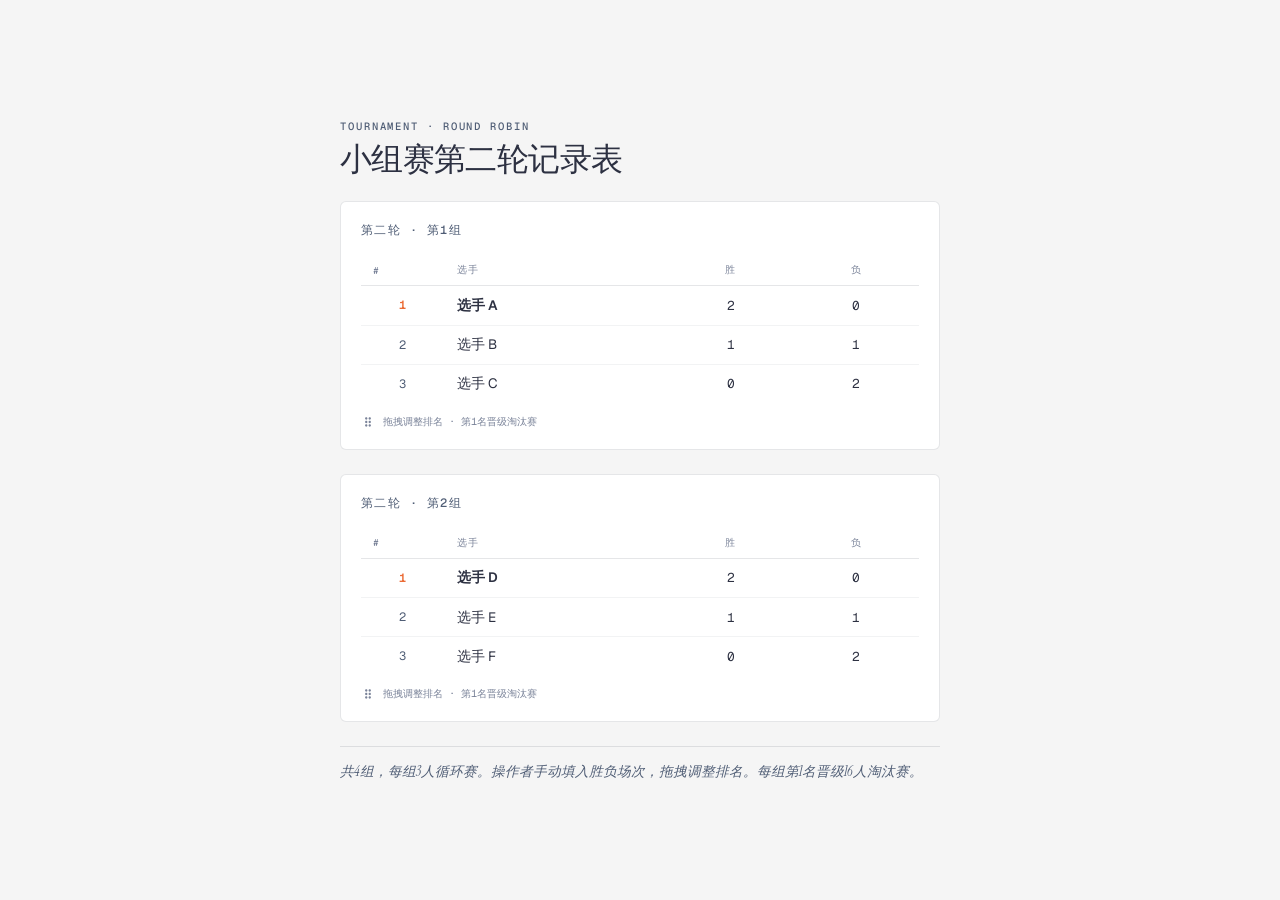
<file: docs/diagrams/group-stage2-record.html>
<!DOCTYPE html>
<html lang="zh-CN">
<head>
  <meta charset="UTF-8">
  <meta name="viewport" content="width=device-width, initial-scale=1.0">
  <title>小组赛第二轮记录表</title>
  <link href="https://fonts.googleapis.com/css2?family=Instrument+Serif:ital@0;1&family=Geist:wght@400;500;600&family=Geist+Mono:wght@400;500;600&display=swap" rel="stylesheet">
  <style>
    *, *::before, *::after { box-sizing: border-box; margin: 0; padding: 0; }
    :root {
      --color-paper:   #f5f5f5;
      --color-ink:     #2d3142;
      --color-muted:   #4f5d75;
      --color-accent:  #eb6c36;
      --color-soft:    #7a8399;
      --color-rule:    rgba(45,49,66,0.12);
      --font-sans:     'Geist', system-ui, sans-serif;
      --font-serif:    'Instrument Serif', serif;
      --font-mono:     'Geist Mono', ui-monospace, monospace;
    }

    body {
      font-family: var(--font-sans);
      background: var(--color-paper);
      color: var(--color-ink);
      min-height: 100vh;
      display: flex;
      align-items: center;
      justify-content: center;
      padding: 3rem 2rem;
    }

    .frame { max-width: 600px; width: 100%; }

    .eyebrow {
      font-family: var(--font-mono);
      font-size: 0.66rem;
      font-weight: 500;
      letter-spacing: 0.18em;
      text-transform: uppercase;
      color: var(--color-muted);
      margin-bottom: 0.5rem;
    }

    h1 {
      font-family: var(--font-serif);
      font-size: clamp(1.5rem, 2.4vw + 0.75rem, 2rem);
      font-weight: 400;
      letter-spacing: -0.02em;
      line-height: 1.15;
      color: var(--color-ink);
      margin-bottom: 1.5rem;
    }

    .group-card {
      background: #ffffff;
      border: 1px solid var(--color-rule);
      border-radius: 6px;
      padding: 1.25rem;
      margin-bottom: 1.5rem;
    }

    .group-card h3 {
      font-family: var(--font-mono);
      font-size: 0.75rem;
      font-weight: 500;
      letter-spacing: 0.12em;
      text-transform: uppercase;
      color: var(--color-muted);
      margin-bottom: 1rem;
    }

    table {
      width: 100%;
      border-collapse: collapse;
    }

    th {
      font-family: var(--font-mono);
      font-size: 0.6rem;
      font-weight: 500;
      letter-spacing: 0.1em;
      text-transform: uppercase;
      color: var(--color-soft);
      text-align: left;
      padding: 0.5rem 0.75rem;
      border-bottom: 1px solid var(--color-rule);
    }

    th:first-child { width: 2rem; }
    th:nth-child(2) { width: 40%; }
    th:not(:first-child):not(:nth-child(2)) { text-align: center; width: 3rem; }

    td {
      font-size: 0.85rem;
      padding: 0.6rem 0.75rem;
      border-bottom: 1px solid rgba(45,49,66,0.06);
    }

    td:first-child {
      font-family: var(--font-mono);
      font-size: 0.75rem;
      color: var(--color-muted);
      text-align: center;
    }

    td:not(:first-child):not(:nth-child(2)) {
      text-align: center;
      font-family: var(--font-mono);
      font-size: 0.8rem;
    }

    tr:last-child td { border-bottom: none; }

    tr.rank-1 td:first-child { color: var(--color-accent); font-weight: 600; }
    tr.rank-1 td:nth-child(2) { font-weight: 600; }

    .drag-hint {
      font-family: var(--font-mono);
      font-size: 0.65rem;
      color: var(--color-soft);
      margin-top: 0.75rem;
      display: flex;
      align-items: center;
      gap: 0.5rem;
    }

    .drag-hint svg {
      width: 14px;
      height: 14px;
      fill: var(--color-soft);
    }

    .note {
      font-family: var(--font-serif);
      font-style: italic;
      font-size: 0.85rem;
      color: var(--color-muted);
      margin-top: 1.5rem;
      padding-top: 1rem;
      border-top: 1px solid var(--color-rule);
    }
  </style>
</head>
<body>
  <div class="frame">
    <p class="eyebrow">Tournament · Round Robin</p>
    <h1>小组赛第二轮记录表</h1>

    <!-- 小组示例 -->
    <div class="group-card">
      <h3>第二轮 · 第1组</h3>
      <table>
        <thead>
          <tr>
            <th>#</th>
            <th>选手</th>
            <th>胜</th>
            <th>负</th>
          </tr>
        </thead>
        <tbody>
          <tr class="rank-1">
            <td>1</td>
            <td>选手 A</td>
            <td>2</td>
            <td>0</td>
          </tr>
          <tr>
            <td>2</td>
            <td>选手 B</td>
            <td>1</td>
            <td>1</td>
          </tr>
          <tr>
            <td>3</td>
            <td>选手 C</td>
            <td>0</td>
            <td>2</td>
          </tr>
        </tbody>
      </table>
      <div class="drag-hint">
        <svg viewBox="0 0 24 24"><path d="M11 18c0 1.1-.9 2-2 2s-2-.9-2-2 .9-2 2-2 2 .9 2 2zm-2-8c-1.1 0-2 .9-2 2s.9 2 2 2 2-.9 2-2-.9-2-2-2zm0-6c-1.1 0-2 .9-2 2s.9 2 2 2 2-.9 2-2-.9-2-2-2zm6 4c1.1 0 2-.9 2-2s-.9-2-2-2-2 .9-2 2 .9 2 2 2zm0 2c-1.1 0-2 .9-2 2s.9 2 2 2 2-.9 2-2-.9-2-2-2zm0 6c-1.1 0-2 .9-2 2s.9 2 2 2 2-.9 2-2-.9-2-2-2z"/></svg>
        拖拽调整排名 · 第1名晋级淘汰赛
      </div>
    </div>

    <div class="group-card">
      <h3>第二轮 · 第2组</h3>
      <table>
        <thead>
          <tr>
            <th>#</th>
            <th>选手</th>
            <th>胜</th>
            <th>负</th>
          </tr>
        </thead>
        <tbody>
          <tr class="rank-1">
            <td>1</td>
            <td>选手 D</td>
            <td>2</td>
            <td>0</td>
          </tr>
          <tr>
            <td>2</td>
            <td>选手 E</td>
            <td>1</td>
            <td>1</td>
          </tr>
          <tr>
            <td>3</td>
            <td>选手 F</td>
            <td>0</td>
            <td>2</td>
          </tr>
        </tbody>
      </table>
      <div class="drag-hint">
        <svg viewBox="0 0 24 24"><path d="M11 18c0 1.1-.9 2-2 2s-2-.9-2-2 .9-2 2-2 2 .9 2 2zm-2-8c-1.1 0-2 .9-2 2s.9 2 2 2 2-.9 2-2-.9-2-2-2zm0-6c-1.1 0-2 .9-2 2s.9 2 2 2 2-.9 2-2-.9-2-2-2zm6 4c1.1 0 2-.9 2-2s-.9-2-2-2-2 .9-2 2 .9 2 2 2zm0 2c-1.1 0-2 .9-2 2s.9 2 2 2 2-.9 2-2-.9-2-2-2zm0 6c-1.1 0-2 .9-2 2s.9 2 2 2 2-.9 2-2-.9-2-2-2z"/></svg>
        拖拽调整排名 · 第1名晋级淘汰赛
      </div>
    </div>

    <p class="note">共4组，每组3人循环赛。操作者手动填入胜负场次，拖拽调整排名。每组第1名晋级16人淘汰赛。</p>
  </div>
</body>
</html>
</file>
